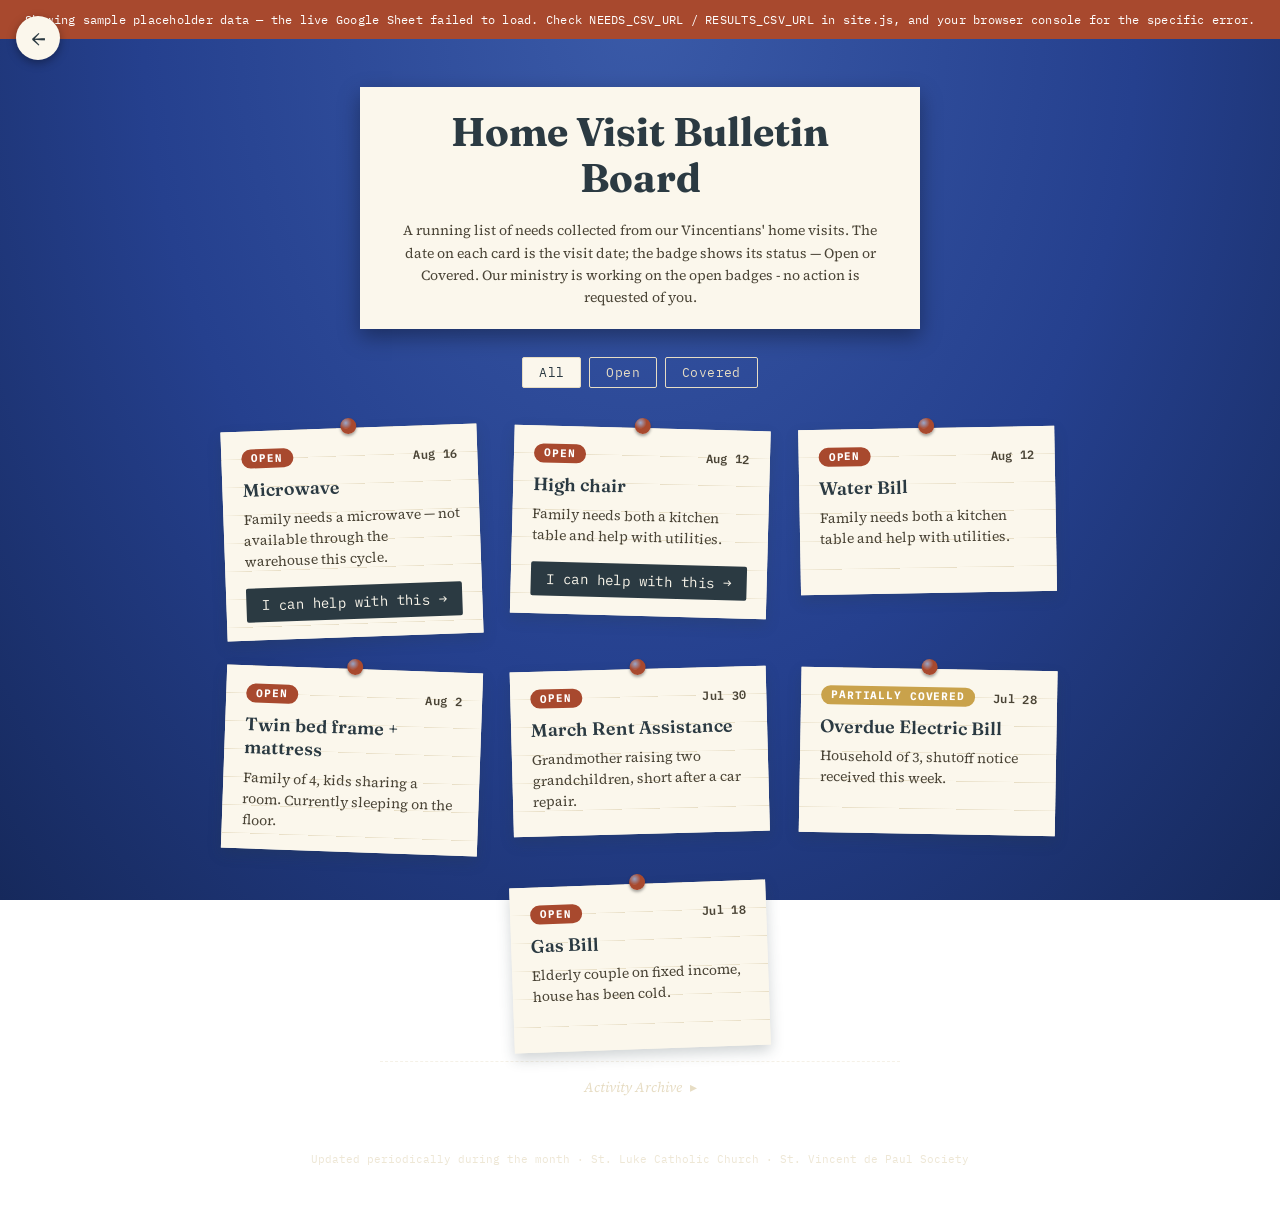
<file: board.html>
<!DOCTYPE html>
<html lang="en">
<head>
<meta charset="UTF-8" />
<meta name="viewport" content="width=device-width, initial-scale=1.0" />
<title>St. Luke SVdP — Home Visit Bulletin Board</title>
<link rel="preconnect" href="https://fonts.googleapis.com">
<link href="https://fonts.googleapis.com/css2?family=Fraunces:opsz,wght@9..144,400;9..144,600;9..144,700&family=Source+Serif+4:ital,wght@0,400;0,600;1,400&family=IBM+Plex+Mono:wght@400;600;700&display=swap" rel="stylesheet">
<link rel="stylesheet" href="style.css">
</head>
<body class="page-board">
  <div class="container">
    <a href="index.html" class="back-btn" aria-label="Back to home">&larr;</a>

    <div class="intro-card">
      <h1 class="header-title">Home Visit Bulletin Board</h1>
      <p class="board-intro">A running list of needs collected from our Vincentians' home visits. The date on each card is the visit date; the badge shows its status — Open or Covered. Our ministry is working on the open badges - no action is requested of you.</p>
    </div>

    <div class="filters" id="filters"></div>
    <div class="board" id="board"></div>

    <details class="served-archive">
      <summary id="served-summary">Activity Archive</summary>
      <p class="served-stat" id="served-stat"></p>
      <p class="served-note">No names, ever — just a record of the lives this parish has touched together recently, and the neighbors who still need our prayers.</p>
      <div class="served-board" id="served-board"></div>
    </details>

    <div class="footer-note">Updated periodically during the month &middot; St. Luke Catholic Church &middot; St. Vincent de Paul Society</div>
  </div>

  <div class="toast" id="toast">Thank you. Someone from SVdP will reach out with next steps.</div>

<script src="site.js"></script>
<script>
  const STATUSES = ["All", "Open", "Covered"];
  const ROTATIONS = [-2, 1.5, -1, 2, -1.5, 1, -2, 2];

  let NEEDS = [];
  let claimed = new Set();
  let filter = "All";

  // Buckets a need's real status into just "Open" or "Covered" for the
  // filter buttons — "Partially Covered" is unused (see README) and
  // "Unknown"/missing falls through to "Open", matching how visibleNeeds()
  // already treats anything that isn't Covered as still-showing/active.
  function statusBucket(need) {
    return (need.status || 'Open').toLowerCase() === 'covered' ? 'Covered' : 'Open';
  }

  function toast(msg) {
    const t = document.getElementById('toast');
    t.textContent = msg;
    t.classList.add('show');
    setTimeout(() => t.classList.remove('show'), 2800);
  }

  function renderFilters() {
    const el = document.getElementById('filters');
    el.innerHTML = '';
    STATUSES.forEach(s => {
      const btn = document.createElement('button');
      btn.className = 'filter-btn' + (filter === s ? ' active' : '');
      btn.textContent = s;
      btn.onclick = () => { filter = s; renderFilters(); renderBoard(); };
      el.appendChild(btn);
    });
  }

  function claimNeed(need) {
    claimed.add(need.id);
    renderBoard();
    toast("Opening an email to notify SVdP — please hit send to complete your claim.");

    const subject = `SVdP Needs Board: I can help with "${need.title}"`;
    const body =
`Hi,

I'd like to help with this need from the St. Luke SVdP Needs Board:

Item: ${need.title}
Details: ${need.detail || ''}

My name:
Best way to reach me:

Thank you!`;
    const mailto = `mailto:${CLAIM_NOTIFY_EMAIL}?subject=${encodeURIComponent(subject)}&body=${encodeURIComponent(body)}`;
    window.location.href = mailto;
  }

  function shareText(need) {
    if (need.category === 'Furnishings') {
      return `A neighbor near St. Luke needs a ${need.title.toLowerCase()}. Could you help? `;
    }
    return `A neighbor near St. Luke needs help with ${need.title.toLowerCase()} (about $${need.amount || '?'}). Gifts go to St. Luke's SVdP fund: `;
  }

  function makeShareLink(need) {
    const a = document.createElement('a');
    a.className = 'share-link';
    a.href = '#';
    a.textContent = 'Share this need →';
    a.onclick = (e) => {
      e.preventDefault();
      const text = shareText(need) + window.location.href;
      if (navigator.share) {
        navigator.share({ text }).catch(() => {});
      } else if (navigator.clipboard) {
        navigator.clipboard.writeText(text);
        toast('Share text copied — paste it to a friend.');
      }
    };
    return a;
  }

  function renderStatusCard(need) {
    const status = (need.status || 'Open');
    const color = statusColor(status);
    const isCovered = status.toLowerCase() === 'covered';
    const card = document.createElement('div');
    card.className = 'card' + (isCovered ? ' covered' : '');
    card.innerHTML = `
      <div>
        <div class="card-top-row">
          <div class="status-badge" style="background:${color};">${status}</div>
          <div class="card-date">${formatMonthDay(need.date_posted)}</div>
        </div>
        <h3 class="card-title">${need.title || ''}</h3>
        <p class="card-detail">${need.detail || ''}</p>
      </div>
    `;
    // Share link hidden for now, per request — keep makeShareLink() intact
    // for when this gets revisited. card.appendChild(makeShareLink(need));
    return card;
  }

  function renderClaimCard(need) {
    // A Household item is "claimed" either locally (someone just clicked "I
    // can help") or because the sheet already shows it Covered (i.e. the
    // distribution center already fulfilled it).
    const sheetCovered = (need.status || '').toLowerCase() === 'covered';
    const isClaimed = claimed.has(need.id) || sheetCovered;
    const color = statusColor(need.status);
    const card = document.createElement('div');
    card.className = 'card' + (isClaimed ? ' claimed' : '');
    card.innerHTML = `
      <div>
        <div class="card-top-row">
          <div class="status-badge" style="background:${isClaimed && !sheetCovered ? 'var(--sage)' : color};">${sheetCovered ? need.status : (isClaimed ? 'Claimed' : (need.status || 'Open'))}</div>
          <div class="card-date">${formatMonthDay(need.date_posted)}</div>
        </div>
        <h3 class="card-title">${need.title || ''}</h3>
        <p class="card-detail">${need.detail || ''}</p>
      </div>
      ${sheetCovered ? '' : `
        <button class="card-btn ${isClaimed ? 'claimed-btn' : ''}" ${isClaimed ? 'disabled' : ''}>
          ${isClaimed ? "Thank you — we'll follow up" : "I can help with this →"}
        </button>
      `}
    `;
    if (!isClaimed) card.querySelector('button').onclick = () => claimNeed(need);
    // Share link hidden for now, per request — keep makeShareLink() intact
    // for when this gets revisited. card.appendChild(makeShareLink(need));
    return card;
  }

  // Most household items go through SVdP's central warehouse — no
  // parishioner action needed. Informational only: status badge, no claim
  // button, no share link (there's nothing for a parishioner to help with).
  function renderWarehouseCard(need) {
    const status = (need.status || 'Open');
    const color = statusColor(status);
    const isCovered = status.toLowerCase() === 'covered';
    const card = document.createElement('div');
    card.className = 'card' + (isCovered ? ' covered' : '');
    card.innerHTML = `
      <div>
        <div class="card-top-row">
          <div class="status-badge" style="background:${color};">${status}</div>
          <div class="card-date">${formatMonthDay(need.date_posted)}</div>
        </div>
        <h3 class="card-title">${need.title || ''}</h3>
        <p class="card-detail">${need.detail || ''}</p>
      </div>
    `;
    return card;
  }

  function renderBoard() {
    const el = document.getElementById('board');
    el.innerHTML = '';
    const visible = visibleNeeds(NEEDS);
    const filteredRaw = filter === "All" ? visible : visible.filter(n => statusBucket(n) === filter);
    const filtered = sortForBoard(filteredRaw);
    if (!filtered.length) {
      el.innerHTML = '<div class="empty-note">No needs in this view right now — thank you!</div>';
      return;
    }
    filtered.forEach((need, i) => {
      const wrap = document.createElement('div');
      wrap.className = 'card-wrap';
      wrap.style.transform = `rotate(${ROTATIONS[i % ROTATIONS.length]}deg)`;

      // Thumbtack is always the same red — it's a physical pin holding the
      // card to the board, not a status indicator (the in-card badge is).
      const pin = document.createElement('div');
      pin.className = 'card-pin';

      let card;
      if (need.category === 'Furnishings') {
        card = need.subtype === 'special' ? renderClaimCard(need) : renderWarehouseCard(need);
      } else {
        card = renderStatusCard(need);
      }

      wrap.appendChild(pin);
      wrap.appendChild(card);
      el.appendChild(wrap);
    });
  }

  function renderServed(needs) {
    const served = servedNeeds(needs);
    const statEl = document.getElementById('served-stat');
    if (statEl) {
      // Distinct FAMILIES, not needs — a family with e.g. both a rent need
      // and a utility need covered is one family, not two. Same id-prefix
      // dedup as outstandingNeedsSummary()'s families count elsewhere in
      // this file (each expanded need's id is "<visitid>-H"/"-R"/etc., so
      // the prefix identifies the family).
      const familyCount = new Set(served.map(n => String(n.id).split('-')[0])).size;
      const familyWord = familyCount === 1 ? 'family' : 'families';
      statEl.textContent = `Over the past ${RECENT_ACTIVITY_MONTHS} months, SVdP has helped ${familyCount} ${familyWord} at difficult times. Thank you!`;
    }

    const el = document.getElementById('served-board');
    if (!el) return;
    el.innerHTML = '';
    if (!served.length) {
      el.innerHTML = '<div class="empty-note">No completed needs in the past ' + RECENT_ACTIVITY_MONTHS + ' months yet.</div>';
      return;
    }
    const sorted = [...served].sort((a, b) =>
      parseDateSortable(b.date_covered || b.date_posted).localeCompare(parseDateSortable(a.date_covered || a.date_posted))
    );
    sorted.forEach((need, i) => {
      const wrap = document.createElement('div');
      wrap.className = 'card-wrap';
      wrap.style.transform = `rotate(${ROTATIONS[i % ROTATIONS.length]}deg)`;

      // Sage pin (instead of the live board's red) is the one intentional
      // visual difference from the board — a quiet cue that these are past,
      // resolved needs. The card itself reuses the exact same renderers as
      // the live board, so it shows the same home-visit date + status
      // badge (reading "Covered", straight from need.status) rather than a
      // bespoke "✓ Provided" tag.
      const pin = document.createElement('div');
      pin.className = 'card-pin';
      pin.style.background = 'radial-gradient(circle at 35% 30%, #fff8 0%, var(--sage) 40%, var(--sage) 100%)';

      let card;
      if (need.category === 'Furnishings') {
        card = need.subtype === 'special' ? renderClaimCard(need) : renderWarehouseCard(need);
      } else {
        card = renderStatusCard(need);
      }

      wrap.appendChild(pin);
      wrap.appendChild(card);
      el.appendChild(wrap);
    });
  }

  function renderGlance(resultsRows, needs) {
    const sentenceEl = document.getElementById('snapshot-sentence');
    if (sentenceEl) sentenceEl.innerHTML = buildSnapshotSentence(resultsRows);

    const labelEl = document.getElementById('glance-label');
    if (labelEl) labelEl.textContent = glanceHeading(needs);
  }

  async function init() {
    NEEDS = await loadNeeds();
    renderFilters();
    renderBoard();
    renderServed(NEEDS);
    renderGlance(await loadResults(), NEEDS);
    showFallbackWarningIfNeeded();
  }
  init();
</script>
</body>
</html>
</file>
<file: style.css>
:root {
  --bg1: #3A5AA8; --bg2: #25408E; --bg3: #16295C;  /* St. Luke brand blue, light to dark */
  --paper: #FBF7EC; --paperline: #E7DDC4;
  --ink: #2B3A42; --inktext: #4A4436;
  --rust: #A8492E; --gold: #C9A24B; --sage: #7C8B6F;
  --blue: #25408E;
}
* { box-sizing: border-box; }
body {
  margin: 0;
  font-family: 'Source Serif 4', serif;
  background: radial-gradient(ellipse at top, var(--bg1) 0%, var(--bg2) 55%, var(--bg3) 100%);
  background-attachment: fixed;
}
.container { max-width: 960px; margin: 0 auto; padding: 48px 20px 30px; position: relative; }
.fallback-warning {
  background: #A8492E; color: #fff; font-family: 'IBM Plex Mono', monospace;
  font-size: 12px; letter-spacing: 0.02em; text-align: center; line-height: 1.6;
  padding: 10px 20px;
}

/* ---- Shared across both pages (identical on board.html and index.html) ---- */
.section-label {
  font-family: 'IBM Plex Mono', monospace; font-size: 13px; font-weight: 700; text-transform: uppercase;
  letter-spacing: 0.16em; color: var(--gold); text-align: center; margin-bottom: 22px;
}
.section-label::after {
  content: '';
  display: block;
  width: 40px; height: 2px;
  background: var(--gold);
  opacity: 0.7;
  margin: 10px auto 0;
}
.section-label.board-label { margin-top: 28px; }
.card-pin {
  position: absolute; left: 50%; top: -10px; transform: translateX(-50%);
  width: 16px; height: 16px; border-radius: 50%;
  background: radial-gradient(circle at 35% 30%, #fff8 0%, var(--rust) 40%, var(--rust) 100%);
  box-shadow: 0 2px 3px rgba(0,0,0,0.35); z-index: 10;
}
.card-urgency { font-family: 'IBM Plex Mono', monospace; font-size: 11px; text-transform: uppercase; letter-spacing: 0.1em; font-weight: 600; margin-bottom: 6px; }
.footer-note { text-align: center; font-family: 'IBM Plex Mono', monospace; font-size: 11px; color: #E7DDC4; opacity: 0.7; padding-bottom: 16px; }

.back-btn {
  position: fixed; top: 16px; left: 16px; z-index: 100;
  width: 44px; height: 44px; border-radius: 50%;
  background: var(--paper); box-shadow: 0 3px 10px rgba(0,0,0,0.35);
  display: flex; align-items: center; justify-content: center;
  text-decoration: none; color: var(--ink);
  font-size: 20px; font-weight: 700; line-height: 1;
  transition: transform 0.15s ease, box-shadow 0.15s ease;
}
.back-btn:hover { transform: scale(1.08); box-shadow: 0 5px 14px rgba(0,0,0,0.45); }

.page-board .filters { display: flex; justify-content: center; gap: 8px; flex-wrap: wrap; margin-bottom: 40px; }
.page-board .filter-btn {
  font-family: 'IBM Plex Mono', monospace;
  font-size: 13px; letter-spacing: 0.03em;
  padding: 6px 16px;
  background: transparent; color: var(--paperline);
  border: 1px solid var(--paperline);
  cursor: pointer; border-radius: 2px;
}
.page-board .filter-btn.active { background: var(--paper); color: var(--ink); }

.page-board .board { display: flex; flex-wrap: wrap; justify-content: center; gap: 32px; }

.page-board .card-btn {
  margin-top: 16px; font-family: 'IBM Plex Mono', monospace; font-size: 14px; letter-spacing: 0.03em;
  padding: 8px 0; background: var(--ink); color: var(--paper); border: none; border-radius: 2px; cursor: pointer;
}
.page-board .card-btn.claimed-btn { background: transparent; color: var(--sage); border: 1px solid var(--sage); cursor: default; }
.page-board .card-top-row { display: flex; align-items: center; justify-content: space-between; margin-bottom: 10px; line-height: 1; }
.page-board .status-badge {
  display: inline-block; font-family: 'IBM Plex Mono', monospace; font-size: 11px; line-height: 1;
  text-transform: uppercase; letter-spacing: 0.08em; font-weight: 700;
  padding: 4px 10px; border-radius: 10px; color: #fff;
}
.page-board .card-date {
  font-family: 'IBM Plex Mono', monospace; font-size: 12px; font-weight: 600; letter-spacing: 0.03em; line-height: 1;
  color: var(--inktext);
}
.page-board .amount-note { font-size: 12px; color: var(--inktext); opacity: 0.75; margin: 8px 0 0; }
.page-board .empty-note {
  text-align: center; color: var(--paperline); font-family: 'IBM Plex Mono', monospace;
  font-size: 13px; padding: 20px;
}
.page-board .share-link {
  display: block; text-align: center; margin-top: 14px;
  font-family: 'IBM Plex Mono', monospace; font-size: 11px;
  color: var(--sage); text-decoration: none; opacity: 0.8;
}
.page-board .share-link:hover { opacity: 1; text-decoration: underline; }
.page-board .toast {
  position: fixed; bottom: 28px; left: 50%; transform: translateX(-50%) translateY(20px);
  padding: 12px 20px; background: var(--ink); color: var(--paper); font-size: 14px;
  box-shadow: 0 8px 20px rgba(0,0,0,0.4); border-radius: 2px;
  opacity: 0; transition: opacity 0.3s, transform 0.3s; pointer-events: none;
  max-width: 320px; text-align: center;
}
.page-board .toast.show { opacity: 1; transform: translateX(-50%) translateY(0); }

/* ---- board.html versions of shared-name components (sized larger) ---- */
.page-board .intro-card {
  max-width: 560px; margin: 0 auto 28px; text-align: center;
  padding: 22px 30px 20px; background: var(--paper);
  box-shadow: 0 8px 20px rgba(0,0,0,0.35);
}
.page-board .header-eyebrow {
  font-family: 'IBM Plex Mono', monospace;
  font-size: 10px;
  text-transform: uppercase;
  letter-spacing: 0.25em;
  color: var(--blue);
  margin-bottom: 4px;
}
.page-board .header-title {
  font-family: 'Fraunces', serif;
  font-weight: 700;
  font-size: 40px;
  color: var(--ink);
  margin: 0 0 18px;
  line-height: 1.15;
}
.page-board .header-title .title-accent { color: var(--rust); }
.page-board .board-intro {
  font-size: 14px; line-height: 1.6; color: var(--inktext); margin: 0;
}
.page-board .snapshot-sentence {
  font-size: 14px; line-height: 1.5; color: var(--ink);
  margin: 0 0 12px; font-family: 'Source Serif 4', serif;
}
.page-board .snapshot-sentence p { margin: 0 0 8px; }
.page-board .snapshot-sentence p:last-child { margin-bottom: 0; }
.page-board .snapshot-sentence strong { font-family: 'Fraunces', serif; color: var(--rust); }
.page-board .fund-give-btn {
  display: inline-block; font-family: 'IBM Plex Mono', monospace; font-size: 13px;
  background: var(--blue); color: var(--paper); padding: 9px 22px; text-decoration: none; border-radius: 2px;
}
.page-board .thank-you-note {
  font-family: 'Fraunces', serif; font-style: italic; font-weight: 600;
  font-size: 15px; line-height: 1.4; color: var(--rust);
  max-width: 420px; margin: 12px auto 0; padding-top: 10px;
  border-top: 1px solid var(--paperline);
}
.page-board .giving-details { margin-top: 6px; }
.page-board .giving-details summary {
  font-family: 'IBM Plex Mono', monospace; font-size: 11px; text-transform: uppercase;
  letter-spacing: 0.06em; color: var(--sage); cursor: pointer; list-style: none;
}
.page-board .giving-details summary::-webkit-details-marker { display: none; }
.page-board .giving-details summary::after { content: ' \25B8'; display: inline-block; margin-left: 6px; transition: transform 0.2s ease; }
.page-board .giving-details[open] summary::after { transform: rotate(90deg); }
.page-board .giving-details summary:hover { color: var(--ink); }
.page-board .giving-details[open] summary { color: var(--ink); margin-bottom: 8px; }
.page-board .giving-details p {
  font-size: 12px; line-height: 1.6; color: var(--inktext); opacity: 0.85;
  max-width: 420px; margin: 0 auto; text-align: center;
}

.page-board .served-archive {
  max-width: 900px; margin: 12px auto 40px; text-align: center;
}
.page-board .served-archive summary {
  font-family: 'Source Serif 4', serif; font-size: 14px; font-style: italic;
  color: var(--paperline); cursor: pointer; list-style: none;
  padding: 14px 0; border-top: 1px dashed rgba(231,221,196,0.4);
  max-width: 520px; margin: 0 auto; line-height: 1.6;
}
.page-board .served-archive summary::-webkit-details-marker { display: none; }
.page-board .served-archive summary::after {
  content: '\25B8'; display: inline-block; margin-left: 8px;
  font-style: normal; transition: transform 0.2s ease;
}
.page-board .served-archive[open] summary::after { transform: rotate(90deg); }
.page-board .served-archive summary:hover { color: var(--paper); }
.page-board .served-archive[open] summary { color: var(--paper); margin-bottom: 4px; }
.page-board .served-stat {
  font-family: 'Fraunces', serif; font-style: italic; font-weight: 600;
  font-size: 14px; line-height: 1.5; color: var(--paper);
  max-width: 480px; margin: 0 auto 6px;
}
.page-board .served-note {
  font-size: 12px; line-height: 1.6; color: var(--paperline); opacity: 0.85;
  max-width: 480px; margin: 0 auto 24px;
}
.page-board .served-board { display: flex; flex-wrap: wrap; justify-content: center; gap: 32px; }

.page-board .card-wrap { position: relative; width: 256px; }
.page-board .card {
  position: relative; min-height: 165px; padding: 18px 20px 18px;
  overflow: hidden;
  background: var(--paper);
  background-image: repeating-linear-gradient(var(--paper) 0px, var(--paper) 27px, var(--paperline) 28px);
  box-shadow: 0 6px 14px rgba(43,58,66,0.22);
  display: flex; flex-direction: column; justify-content: space-between;
  transition: transform 0.2s, opacity 0.3s, box-shadow 0.2s;
}
.page-board .card:not(.claimed):hover { transform: translateY(-4px); }
.page-board .card.claimed { opacity: 0.6; box-shadow: 0 2px 6px rgba(43,58,66,0.15); }
.page-board .card.covered { opacity: 0.75; }
.page-board .card-title { font-family: 'Fraunces', serif; font-weight: 600; font-size: 18px; color: var(--ink); margin: 0 0 8px; line-height: 1.3; }
.page-board .card-detail { font-size: 14px; line-height: 1.5; color: var(--inktext); margin: 0; }

/* ============================================================
   index.html only
   ============================================================ */
.page-index .section { margin-bottom: 56px; }

.page-index .preview-board { display: flex; flex-wrap: wrap; justify-content: center; gap: 28px; margin-bottom: 28px; }
.page-index .board-cta { text-align: center; }
.page-index .board-cta a {
  display: inline-block;
  font-family: 'IBM Plex Mono', monospace;
  font-size: 14px;
  background: var(--ink);
  color: var(--paper);
  padding: 10px 22px;
  text-decoration: none;
}

.page-index .drive-card {
  max-width: 480px; margin: 0 auto; text-align: center;
  padding: 28px 24px; background: var(--paper);
  box-shadow: 0 8px 20px rgba(0,0,0,0.35);
  transform: rotate(1deg);
}
.page-index .drive-eyebrow { font-family: 'IBM Plex Mono', monospace; font-size: 11px; text-transform: uppercase; letter-spacing: 0.2em; color: var(--rust); margin-bottom: 8px; }
.page-index .drive-title { font-family: 'Fraunces', serif; font-weight: 700; font-size: 26px; color: var(--ink); margin: 0; }
.page-index .drive-sub { font-size: 14px; line-height: 1.5; color: var(--inktext); margin: 10px 0 0; }

.page-index .table-card {
  background: var(--paper);
  box-shadow: 0 8px 20px rgba(0,0,0,0.3);
  padding: 8px;
  overflow-x: auto;
}
.page-index table { width: 100%; border-collapse: collapse; font-size: 13px; }
.page-index th, .page-index td {
  padding: 10px 14px; text-align: left;
  border-bottom: 1px solid var(--paperline);
  color: var(--inktext); white-space: nowrap;
}
.page-index th {
  font-family: 'IBM Plex Mono', monospace; font-size: 11px; text-transform: uppercase;
  letter-spacing: 0.06em; color: var(--ink); font-weight: 700;
}
.page-index tr.total-row td { font-weight: 700; color: var(--ink); border-top: 2px solid var(--ink); border-bottom: none; }
.page-index td.ytd-col { font-weight: 700; color: var(--ink); background: rgba(37,64,142,0.06); }

.page-index .sisters { display: flex; flex-wrap: wrap; justify-content: center; gap: 24px; }
.page-index .sister-card {
  width: 260px; padding: 20px; background: var(--paper);
  box-shadow: 0 6px 14px rgba(43,58,66,0.22);
}
.page-index .sister-name { font-family: 'Fraunces', serif; font-weight: 700; font-size: 17px; color: var(--ink); margin: 0 0 6px; }
.page-index .sister-blurb { font-size: 13px; color: var(--inktext); line-height: 1.5; margin: 0; }
.page-index .sister-details { margin-top: 8px; }
.page-index .sister-details summary {
  font-family: 'IBM Plex Mono', monospace; font-size: 10px; text-transform: uppercase;
  letter-spacing: 0.06em; color: var(--sage); cursor: pointer; list-style: none;
}
.page-index .sister-details summary::-webkit-details-marker { display: none; }
.page-index .sister-details summary::after { content: ' \25B8'; display: inline-block; margin-left: 6px; transition: transform 0.2s ease; }
.page-index .sister-details[open] summary::after { transform: rotate(90deg); }
.page-index .sister-details summary:hover { color: var(--ink); }
.page-index .sister-details[open] summary { color: var(--ink); margin-bottom: 8px; }
.page-index .sister-details p { font-size: 12px; line-height: 1.55; color: var(--inktext); opacity: 0.9; margin: 0; }

.page-index .volunteer-card {
  max-width: 480px; margin: 0 auto; text-align: center;
  padding: 28px 24px; background: var(--blue); color: var(--paper);
  box-shadow: 0 8px 20px rgba(0,0,0,0.35);
}
.page-index .volunteer-title { font-family: 'Fraunces', serif; font-weight: 700; font-size: 22px; margin: 0 0 8px; }
.page-index .volunteer-sub { font-size: 14px; line-height: 1.5; margin: 0 0 18px; opacity: 0.9; }
.page-index .volunteer-btn {
  display: inline-block; font-family: 'IBM Plex Mono', monospace; font-size: 14px;
  background: var(--paper); color: var(--blue); padding: 10px 22px; text-decoration: none;
}

/* ---- index.html versions of shared-name components (sized smaller) ---- */
.page-index .header { text-align: center; margin-bottom: 36px; }
.page-index .mission-details { margin-top: 12px; }
.page-index .mission-summary {
  display: inline-block; cursor: pointer; list-style: none;
  font-family: 'IBM Plex Mono', monospace; font-size: 11px; text-transform: uppercase;
  letter-spacing: 0.08em; color: var(--rust);
}
.page-index .mission-summary::-webkit-details-marker { display: none; }
.page-index .mission-summary::after { content: ' \25B8'; display: inline-block; margin-left: 6px; transition: transform 0.2s ease; }
.page-index .mission-details[open] .mission-summary::after { transform: rotate(90deg); }
.page-index .mission-summary:hover { color: var(--ink); }
.page-index .mission-details[open] .mission-summary { color: var(--ink); margin-bottom: 10px; }
.page-index .header-card {
  display: inline-block;
  padding: 22px 32px;
  background: var(--paper);
  box-shadow: 0 8px 20px rgba(0,0,0,0.35);
  transform: rotate(-1deg);
  max-width: 560px;
}
.page-index .site-logo {
  height: 40px; margin-bottom: 12px;
}
.page-index .header-eyebrow {
  font-family: 'IBM Plex Mono', monospace;
  font-size: 11px;
  text-transform: uppercase;
  letter-spacing: 0.25em;
  color: var(--blue);
  margin-bottom: 4px;
}
.page-index .header-title {
  font-family: 'Fraunces', serif;
  font-weight: 700;
  font-size: clamp(22px, 6.5vw, 32px);
  color: var(--ink);
  margin: 0 0 6px;
  white-space: nowrap;
}
.page-index .header-tagline {
  font-family: 'Fraunces', serif;
  font-style: italic;
  font-weight: 500;
  font-size: 15px;
  color: var(--rust);
  margin: 0 0 12px;
}
.page-index .header-sub {
  font-size: 14px;
  line-height: 1.6;
  color: var(--inktext);
  max-width: 480px;
  margin: 0 auto;
  text-align: left;
}
.page-index .header-sub + .header-sub { margin-top: 12px; }
.page-index .mission-heading {
  font-family: 'Fraunces', serif; font-weight: 700; color: var(--ink);
}
.page-index .mission-details .header-sub { font-size: 12.5px; line-height: 1.45; }
.page-index .mission-details .header-sub + .header-sub { margin-top: 8px; }
.page-index .mission-details[open] .mission-summary { margin-bottom: 6px; }
@media (max-width: 480px) {
  .page-index .header-card { padding: 14px 16px; }
  .page-index .site-logo { height: 32px; margin-bottom: 8px; }
  .page-index .header { margin-bottom: 24px; }
}
.page-index .glance-card {
  max-width: 460px; margin: 0 auto 28px; text-align: center;
  padding: 22px 24px 20px; background: var(--paper);
  box-shadow: 0 8px 20px rgba(0,0,0,0.3);
}
.page-index .fund-label {
  font-family: 'IBM Plex Mono', monospace; font-size: 11px; text-transform: uppercase;
  letter-spacing: 0.2em; color: var(--rust); margin-bottom: 8px;
}
.page-index .snapshot-sentence {
  font-size: 14px; line-height: 1.6; color: var(--ink);
  margin: 0 0 14px; font-family: 'Source Serif 4', serif;
}
.page-index .snapshot-sentence p { margin: 0 0 10px; }
.page-index .snapshot-sentence p:last-child { margin-bottom: 0; }
.page-index .snapshot-sentence strong { font-family: 'Fraunces', serif; color: var(--rust); }
.page-index .fund-give-btn {
  display: inline-block; font-family: 'IBM Plex Mono', monospace; font-size: 13px;
  background: var(--blue); color: var(--paper); padding: 9px 22px; text-decoration: none; border-radius: 2px;
}
.page-index .thank-you-note {
  font-family: 'Fraunces', serif; font-style: italic; font-weight: 600;
  font-size: 15px; line-height: 1.5; color: var(--rust);
  max-width: 380px; margin: 14px auto 0; padding-top: 12px;
  border-top: 1px solid var(--paperline);
}
.page-index .giving-details { margin-top: 8px; }
.page-index .giving-details summary {
  font-family: 'IBM Plex Mono', monospace; font-size: 10px; text-transform: uppercase;
  letter-spacing: 0.06em; color: var(--sage); cursor: pointer; list-style: none;
}
.page-index .giving-details summary::-webkit-details-marker { display: none; }
.page-index .giving-details summary::after { content: ' \25B8'; display: inline-block; margin-left: 6px; transition: transform 0.2s ease; }
.page-index .giving-details[open] summary::after { transform: rotate(90deg); }
.page-index .giving-details summary:hover { color: var(--ink); }
.page-index .giving-details[open] summary { color: var(--ink); margin-bottom: 6px; }
.page-index .giving-details p {
  font-size: 11px; line-height: 1.5; color: var(--inktext); opacity: 0.85;
  max-width: 380px; margin: 0 auto; text-align: center;
}
.page-index .card-wrap { position: relative; width: 240px; }
.page-index .card {
  position: relative; min-height: 170px; padding: 16px 18px 18px;
  overflow: hidden;
  background: var(--paper);
  background-image: repeating-linear-gradient(var(--paper) 0px, var(--paper) 27px, var(--paperline) 28px);
  box-shadow: 0 6px 14px rgba(43,58,66,0.22);
  display: flex; flex-direction: column; justify-content: space-between;
  transition: transform 0.2s, opacity 0.3s, box-shadow 0.2s;
}
.page-index .card:not(.claimed):hover { transform: translateY(-4px); }
.page-index .card.claimed { opacity: 0.6; box-shadow: 0 2px 6px rgba(43,58,66,0.15); }
.page-index .card.covered { opacity: 0.75; }
.page-index .card-title { font-family: 'Fraunces', serif; font-weight: 600; font-size: 17px; color: var(--ink); margin: 0 0 6px; line-height: 1.3; }
.page-index .card-detail { font-size: 13px; line-height: 1.5; color: var(--inktext); margin: 0 0 10px; }
.page-index .card-btn {
  margin-top: 14px; font-family: 'IBM Plex Mono', monospace; font-size: 13px; letter-spacing: 0.03em;
  padding: 8px 0; background: var(--ink); color: var(--paper); border: none; border-radius: 2px; cursor: pointer;
}
.page-index .card-btn.claimed-btn { background: transparent; color: var(--sage); border: 1px solid var(--sage); cursor: default; }
.page-index .card-top-row { display: flex; align-items: center; justify-content: space-between; margin-bottom: 8px; line-height: 1; }
.page-index .status-badge {
  display: inline-block; font-family: 'IBM Plex Mono', monospace; font-size: 10px; line-height: 1;
  text-transform: uppercase; letter-spacing: 0.08em; font-weight: 700;
  padding: 4px 9px; border-radius: 10px; color: #fff;
}
.page-index .card-date {
  font-family: 'IBM Plex Mono', monospace; font-size: 11px; font-weight: 600; letter-spacing: 0.03em; line-height: 1;
  color: var(--inktext);
}
.page-index .amount-note { font-size: 11px; color: var(--inktext); opacity: 0.75; margin: 6px 0 0; }
.page-index .toast {
  position: fixed; bottom: 28px; left: 50%; transform: translateX(-50%) translateY(20px);
  padding: 12px 20px; background: var(--ink); color: var(--paper); font-size: 14px;
  box-shadow: 0 8px 20px rgba(0,0,0,0.4); border-radius: 2px;
  opacity: 0; transition: opacity 0.3s, transform 0.3s; pointer-events: none;
  max-width: 320px; text-align: center; z-index: 200;
}
.page-index .toast.show { opacity: 1; transform: translateX(-50%) translateY(0); }

/* Mobile: the board's H1 is set for a wide desktop card and wraps to two
   lines on a phone-width screen, eating a large share of the viewport
   before any content shows. Scale it (and its surrounding spacing) down
   below the width where that starts happening. */
@media (max-width: 480px) {
  .page-board .header-title { font-size: 26px; line-height: 1.2; margin-bottom: 12px; }
  .page-board .intro-card { padding: 18px 20px 16px; }
  .page-board .board-intro { font-size: 13px; }
}
</file>
